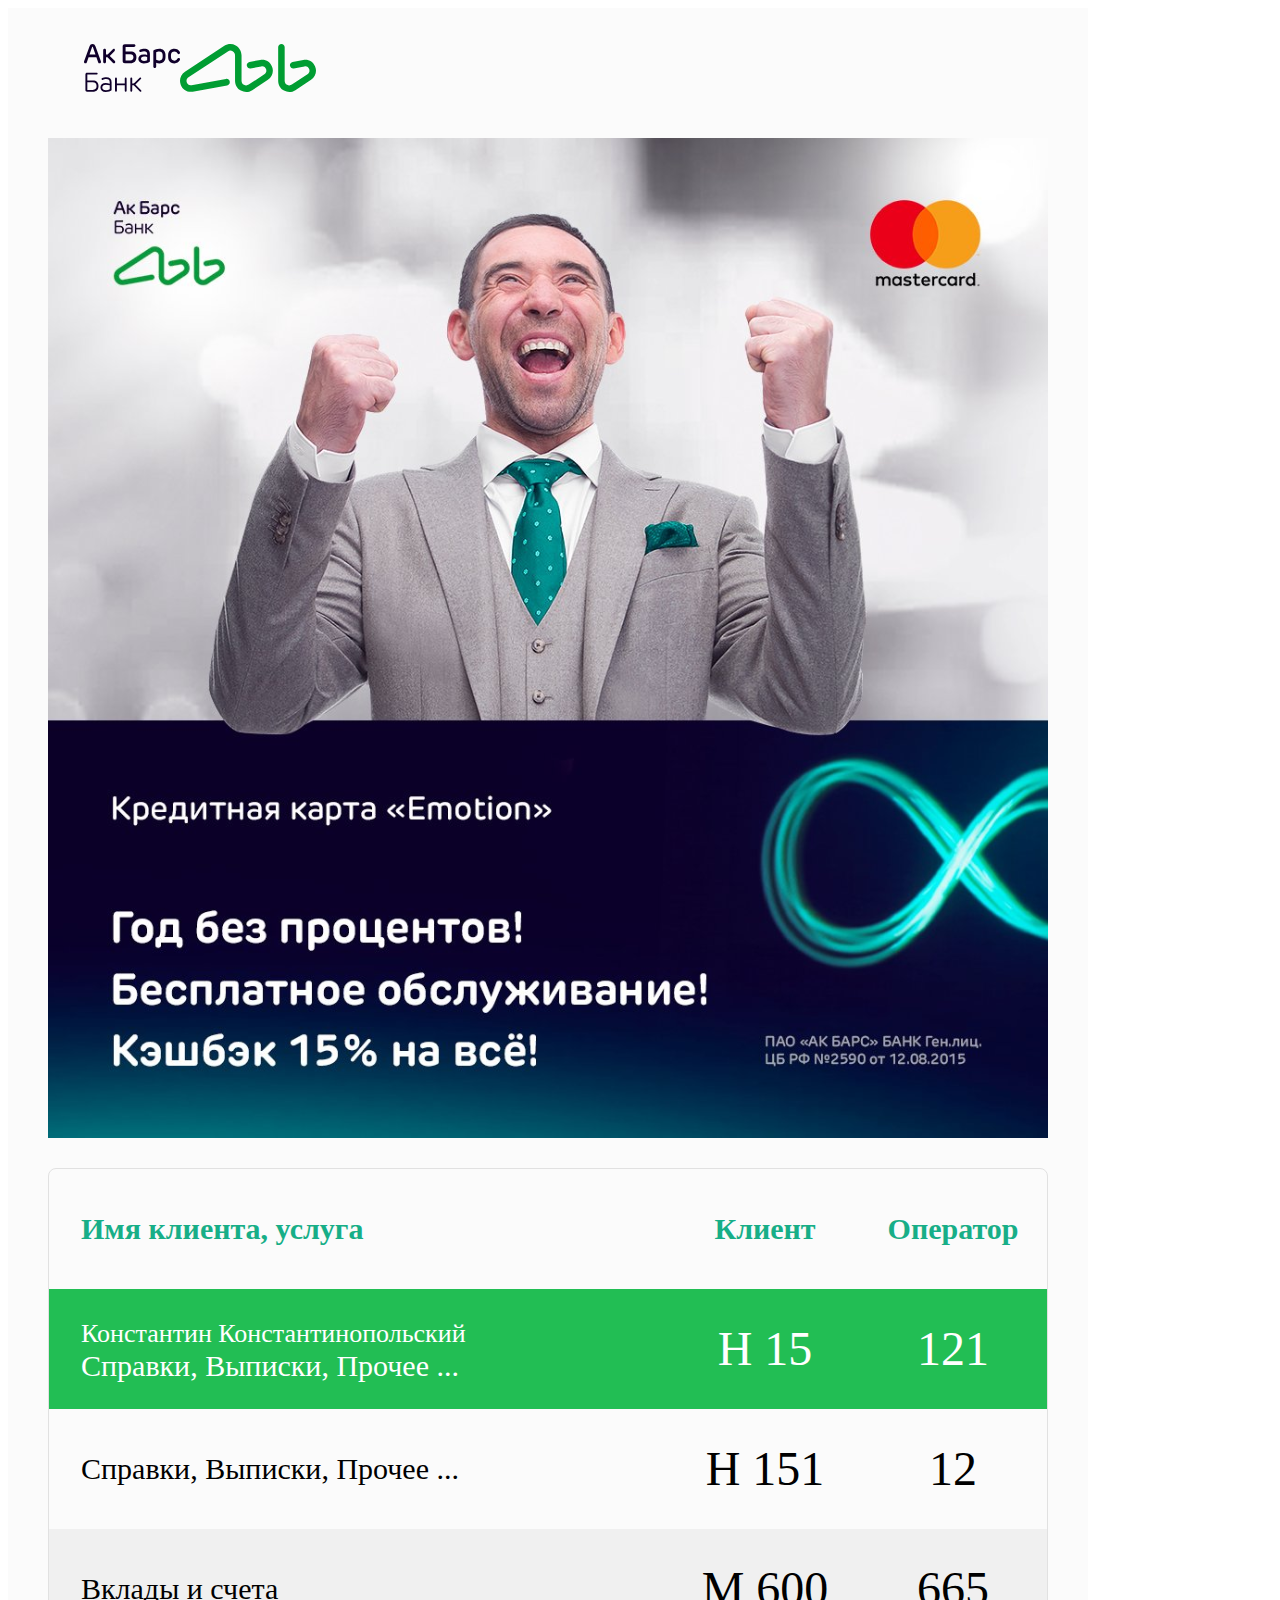
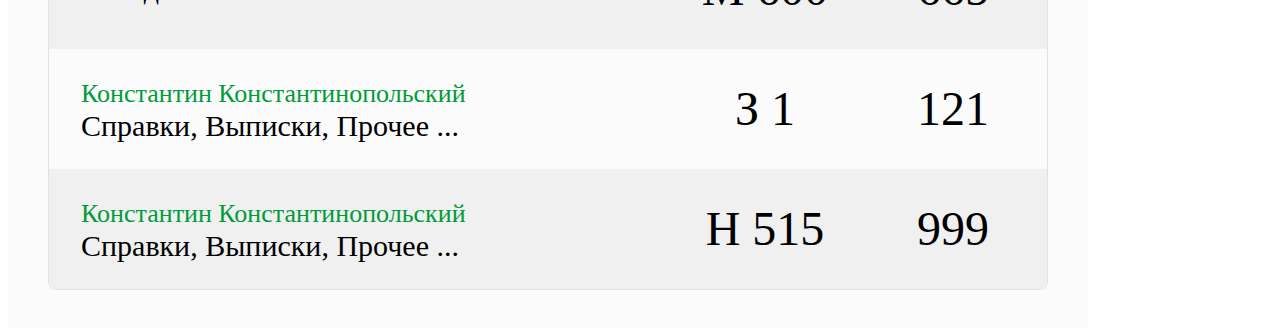
<file: board/index.html>
<!DOCTYPE html>
<html lang="en">
<head>
    <meta charset="UTF-8">
    <meta http-equiv="X-UA-Compatible" content="IE=edge">
    <meta name="viewport" content="width=device-width, initial-scale=1.0">
    <link rel="stylesheet" href="./css/style.css">
    <title>Акбарс борда</title>

    <script type="text/javascript">
        function zero_first_format(value) {
            if (value < 10) {
                value='0'+value;
            }
            return value;
        }
        function date_time() {
            var current_datetime = new Date();
            var hours = zero_first_format(current_datetime.getHours());
            var minutes = zero_first_format(current_datetime.getMinutes());
            console.log('meow');
            return hours+":"+minutes;
        }
        setInterval(function () {
            document.getElementById('time').innerHTML = date_time();
        }, 1000);
    </script>
</head>
<body>
    <div class="container">
        <header>
            <div class="logo">
                <img src="./images/logo1.svg" alt="logo"/>
                <img src="./images/logo2.svg" alt="logo"/>
            </div>
            <div id="time"></div>
        </header>
        <div class="main">
            <img src="./images/adverstment.svg" alt="adv" />
            <!-- <div class="main__table"> -->
                <table>
                    <tr><th>Имя клиента, услуга</th><th>Клиент</th><th>Оператор</th></tr>
                    <tr><td><span>Константин Константинопольский</span><br/>Справки, Выписки, Прочее ...</td><td>Н 15</td><td>121</td></tr>
                    <tr><td>Справки, Выписки, Прочее ...</td><td>Н 151</td><td>12</td></tr> 
                    <tr><td>Вклады и счета</td><td>М 600</td><td>665</td></tr> 
                    <tr><td><span>Константин Константинопольский</span><br/>Справки, Выписки, Прочее ...</td><td>З 1</td><td>121</td></tr>
                    <tr><td><span>Константин Константинопольский</span><br/>Справки, Выписки, Прочее ...</td><td>Н 515</td><td>999</td></tr>
                </table>
            <!-- </div> -->
        </div>
    </div>
</body>
</html>
</file>
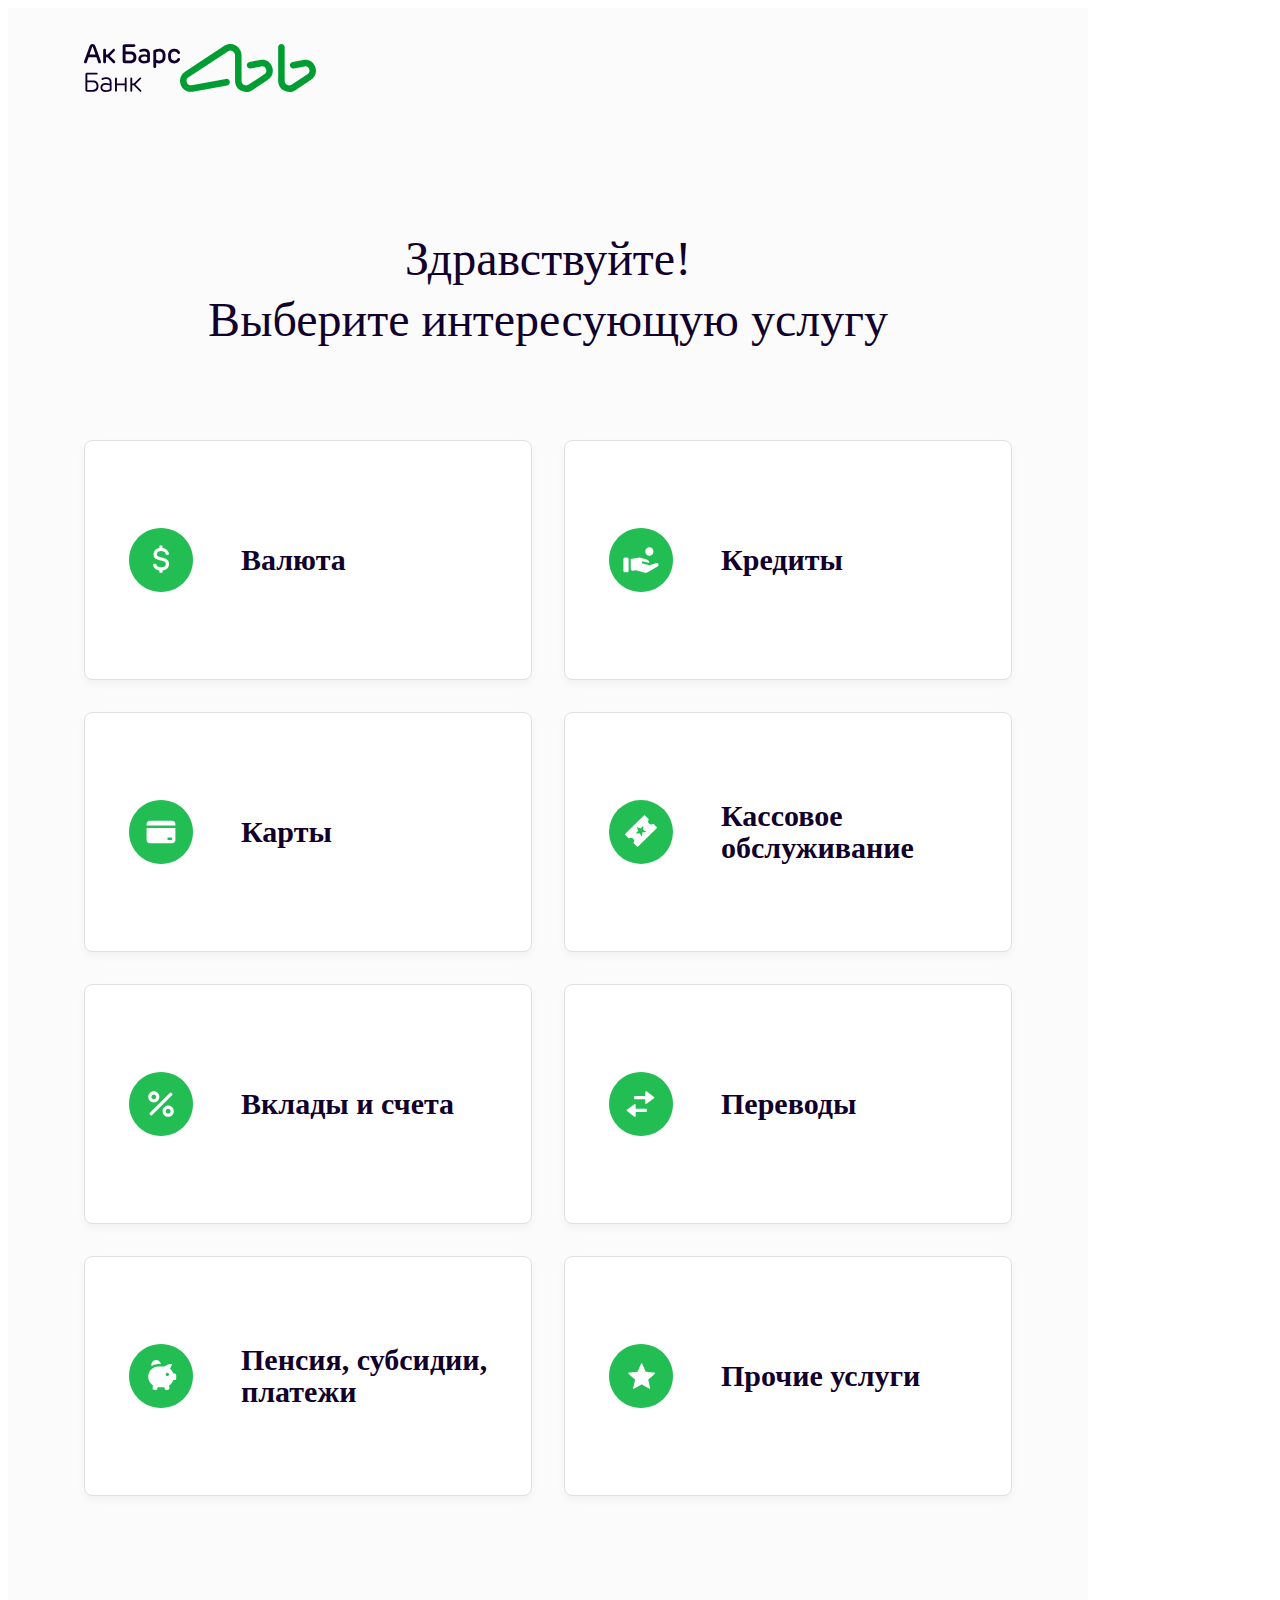
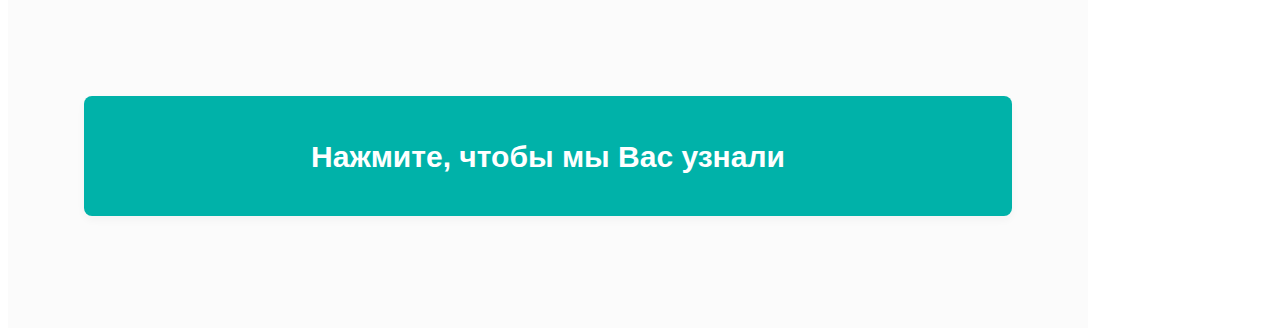
<file: terminal/index.html>
<!DOCTYPE html>
<html lang="en">
<head>
    <meta charset="UTF-8">
    <meta http-equiv="X-UA-Compatible" content="IE=edge">
    <meta name="viewport" content="width=device-width, initial-scale=1.0">
    <link rel="stylesheet" href="./css/style.css">
    <title>Акбарс терминал</title>

    <script type="text/javascript">
        function zero_first_format(value) {
            if (value < 10) {
                value='0'+value;
            }
            return value;
        }
        function date_time() {
            var current_datetime = new Date();
            var hours = zero_first_format(current_datetime.getHours());
            var minutes = zero_first_format(current_datetime.getMinutes());
            console.log('meow');
            return hours+":"+minutes;
        }
        setInterval(function () {
            document.getElementById('time').innerHTML = date_time();
        }, 1000);
    </script>
</head>
<body>
    <div class="container">
        <header>
            <div class="logo">
                <img src="./images/logo1.svg" alt="logo"/>
                <img src="./images/logo2.svg" alt="logo"/>
            </div>
            <div id="time"></div>
        </header>
        <div class="main">
            <h1>Здравствуйте! <br/>Выберите интересующую услугу</h1>
            <div class="main__content">
                <div class="main__content__item">
                    <img src="./images/icon1.svg" alt="1" />
                    <p>Валюта</p>
                </div>
                <div class="main__content__item">
                    <img src="./images/icon2.svg" alt="2" />
                    <p>Кредиты</p>
                </div>
                <div class="main__content__item">
                    <img src="./images/icon3.svg" alt="3" />
                    <p>Карты</p>
                </div>
                <div class="main__content__item">
                    <img src="./images/icon4.svg" alt="4" />
                    <p>Кассовое обслуживание</p>
                </div>
                <div class="main__content__item">
                    <img src="./images/icon5.svg" alt="5" />
                    <p>Вклады и счета</p>
                </div>
                <div class="main__content__item">
                    <img src="./images/icon6.svg" alt="6" />
                    <p>Переводы</p>
                </div>
                <div class="main__content__item">
                    <img src="./images/icon7.svg" alt="7" />
                    <p>Пенсия, субсидии, платежи</p>
                </div>
                <div class="main__content__item">
                    <img src="./images/icon8.svg" alt="8" />
                    <p>Прочие услуги</p>
                </div>
            </div>
            <button>Нажмите, чтобы мы Вас узнали</button>
        </div>
    </div>
</body>
</html>
</file>
<file: board/css/style.css>
.container {
    position: relative;
    width: 1080px;
    height: 1920px;
    background: #FBFBFB;
}

header {
    display: flex;
    align-items: center;
    justify-content: space-between;
}

.logo {
    display: flex;
    align-items: center;
    position: absolute;
    width: 96px;
    height: 48px;
    left: 76px;
    top: calc(50% - 48px/2 - 900px);
}

#time {
    position: absolute;
    left: 80.93%;
    right: 7.04%;
    top: 1.88%;
    bottom: 95.62%;
    font-family: Rubrik New;
    font-style: normal;
    font-weight: 500;
    font-size: 48px;
    line-height: 48px;
    color: #10002B;
}

.main img {
    position: absolute;
    width: 1000px;
    height: 1000px;
    left: 40px;
    top: 130px;
}

table {
    position: absolute;
    width: 1000px;
    height: 720px;
    left: 40px;
    top: 1160px;
    border: 1px solid #E1E1E1;
    box-sizing: border-box;
	border-spacing: 0;
    border-radius: 8px;
}

tr {
    width: 1000px;
    height: 120px;
    font-family: Roboto;
    font-style: normal;
    font-weight: 500;
    font-size: 30px;
    line-height: 32px;
    text-align: center;
}

tr:nth-child(even) {
    background: #F0F0F0;
}

tr:nth-child(2) {
    background: #22BE54;
    border-color: #22BE54;
    color: #FFF;
}

tr:nth-child(2) span {
    color: #FFF;
}

tr span {
    font-weight: normal;
    font-size: 26px;
    line-height: 32px;
    color: #009B3A;
}

th {
    color: #17AE87;
    font-weight: 700 !important;
}

th:first-child, td:first-child { 
    text-align: left; 
    padding-left: 32px; 
    font-size: 30px;
    line-height: 32px; 
    font-weight: normal;
}

th:nth-child(2), th:last-child { 
    width: 186px; 
    text-align: center;
}

td {
    font-size: 48px;
    line-height: 60px;
}
</file>
<file: terminal/css/style.css>
.container {
    position: relative;
    width: 1080px;
    height: 1920px;
    background: #FBFBFB;
}

header {
    display: flex;
    align-items: center;
    justify-content: space-between;
}

.logo {
    display: flex;
    align-items: center;
    position: absolute;
    width: 96px;
    height: 48px;
    left: 76px;
    top: calc(50% - 48px/2 - 900px);
}

#time {
    position: absolute;
    left: 80.93%;
    right: 7.04%;
    top: 1.88%;
    bottom: 95.62%;
    font-family: Rubrik New;
    font-style: normal;
    font-weight: 500;
    font-size: 48px;
    line-height: 48px;
    color: #10002B;
}

h1 {
    position: absolute;
    width: 776px;
    height: 122px;
    left: 152px;
    top: 188px;
    font-family: Rubrik New;
    font-style: normal;
    font-weight: 500;
    font-size: 48px;
    line-height: 61px;
    text-align: center;
    color: #10002B;
}

.main__content {
    position: absolute;
    top: 432px;
    display: flex;
    justify-content: space-between;
    flex-direction: row;
    flex-wrap: wrap;
    margin: 0 76px;
}
.main__content__item {
    width: 448px;
    height: 240px;
    /* left: 74px;
    top: 432px; */
    display: flex;
    align-items: center;
    justify-content: left;
    background: #FFFFFF;
    border: 1px solid #E1E1E1;
    box-sizing: border-box;
    box-shadow: 0px 4px 8px rgba(0, 0, 0, 0.04);
    border-radius: 8px;
    margin-bottom: 32px;
}
.main__content__item img {
    margin-left: 44px;
    margin-right: 48px;
}
.main__content__item p {
    font-family: Roboto;
    font-style: normal;
    font-weight: bold;
    font-size: 30px;
    line-height: 32px;
    color: #10002B;
}
button {
    padding: 37px 129px;
    position: absolute;
    width: 928px;
    height: 120px;
    left: 76px;
    top: 1688px;
    background: #00B2A9;
    box-shadow: 0px 4px 8px rgba(55, 55, 55, 0.04);
    border: none;
    border-radius: 8px;
    color: #FFFFFF;
    font-weight: bold;
    font-size: 30px;
    line-height: 35px;
}
</file>
